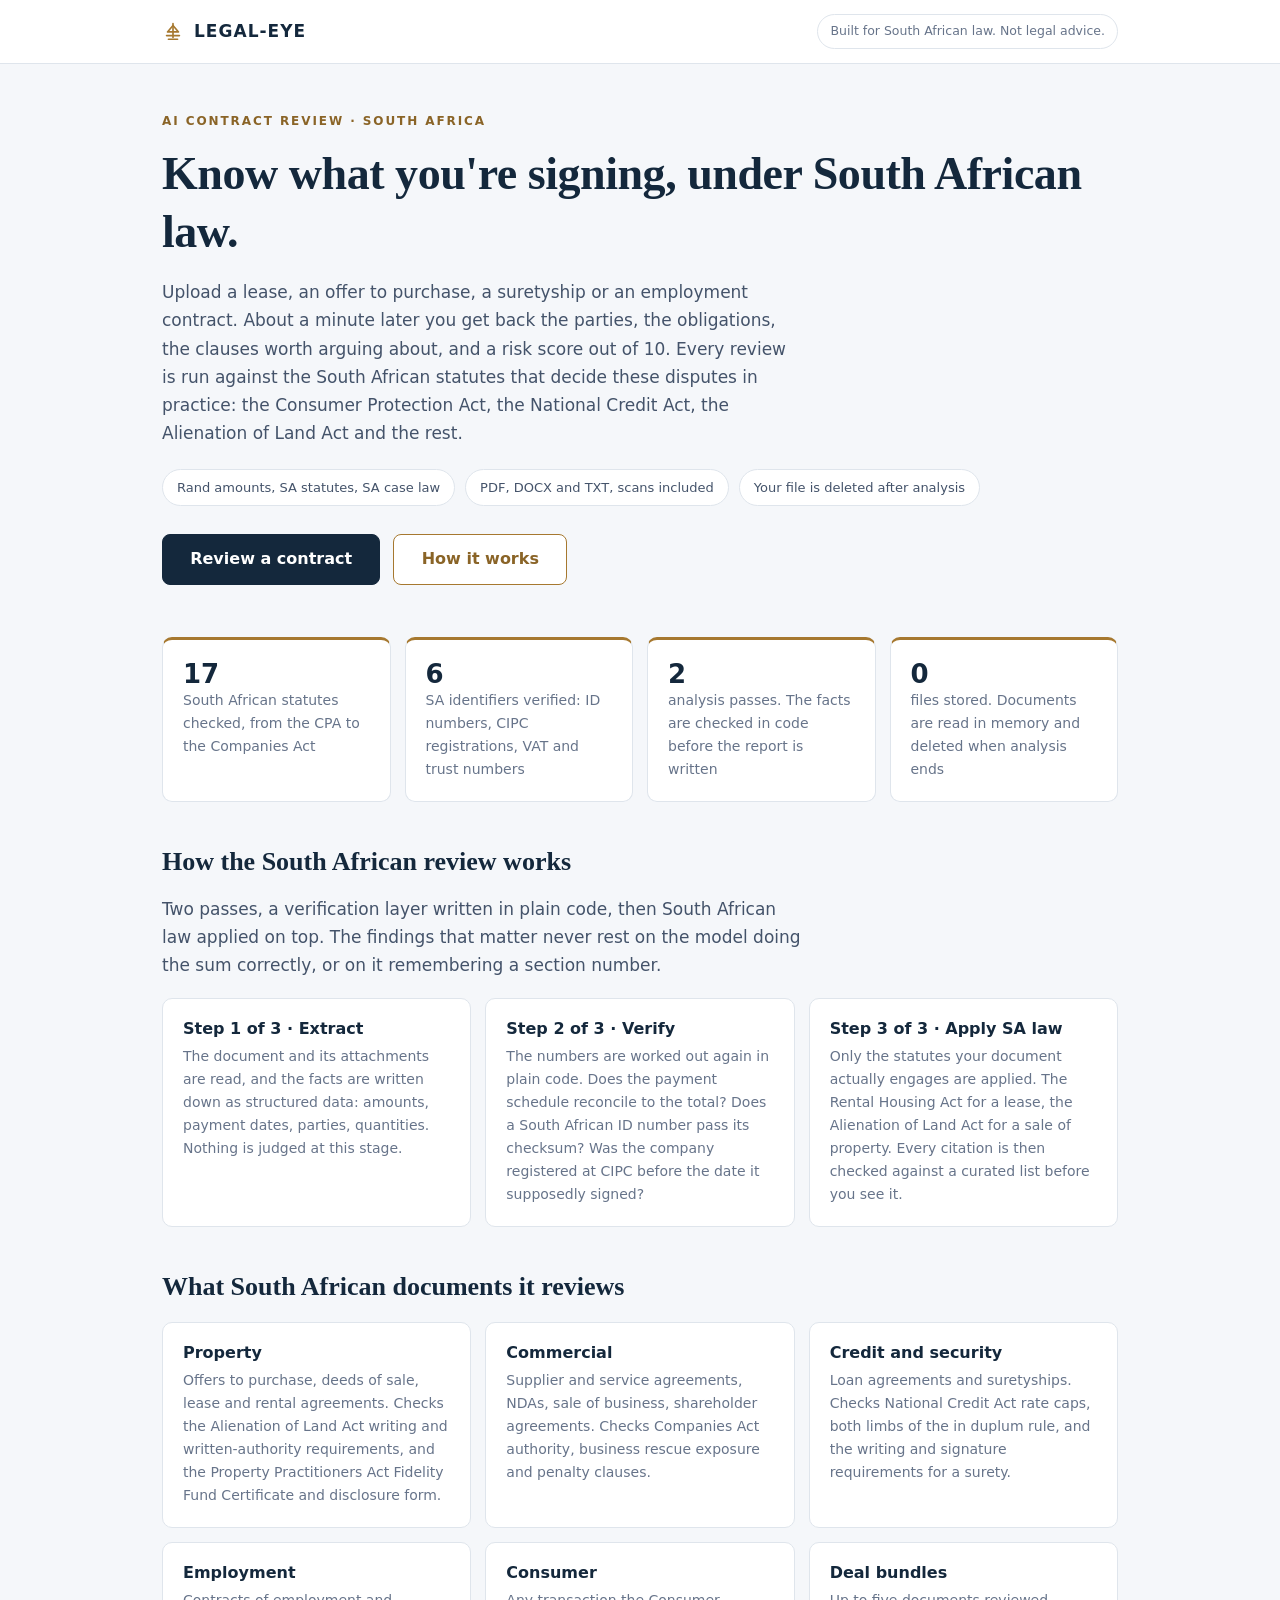
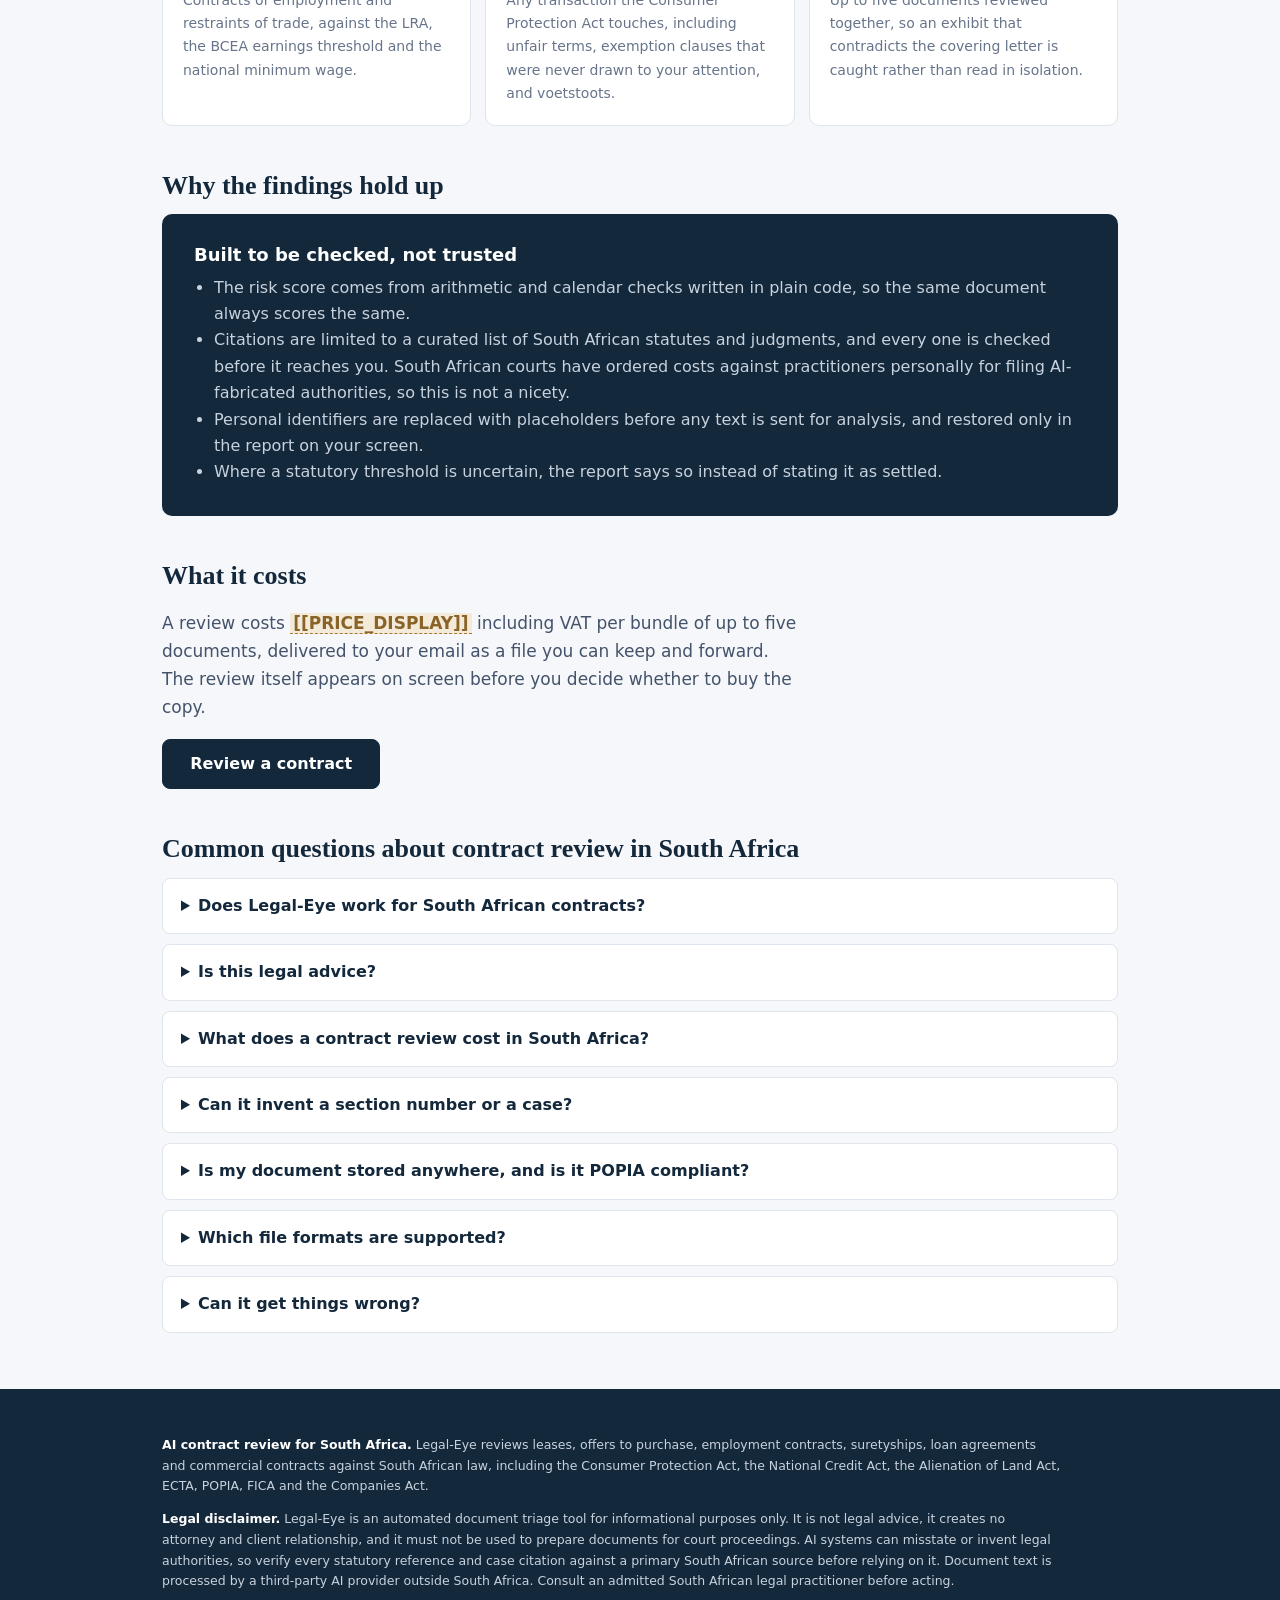
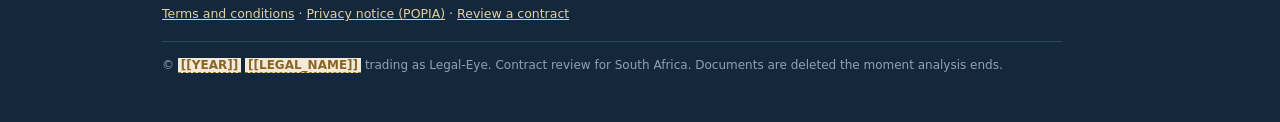
<file: site/index.html>
<!DOCTYPE html>
<html lang="en-ZA">
<head>
<meta charset="utf-8">
<meta name="viewport" content="width=device-width, initial-scale=1">
<title>AI Contract Review South Africa | Legal-Eye</title>
<meta name="description" content="Upload a lease, offer to purchase, suretyship or employment contract and get a risk rating out of 10, checked against the Consumer Protection Act, National Credit Act and Alienation of Land Act.">
<link rel="canonical" href="https://legal-eye.co.za/">
<meta name="robots" content="index, follow, max-snippet:-1, max-image-preview:large">
<meta name="geo.region" content="ZA">

<meta property="og:type" content="website">
<meta property="og:locale" content="en_ZA">
<meta property="og:site_name" content="Legal-Eye">
<meta property="og:title" content="AI Contract Review South Africa | Legal-Eye">
<meta property="og:description" content="Know what you are signing, under South African law. A risk rating out of 10 and the clauses that need attention, in about a minute.">
<meta property="og:url" content="https://legal-eye.co.za/">
<meta name="twitter:card" content="summary_large_image">
<meta name="twitter:title" content="AI Contract Review South Africa | Legal-Eye">
<meta name="twitter:description" content="Contracts checked against South African statutes, with a risk rating out of 10.">

<link rel="stylesheet" href="_brand.css">
<script type="application/ld+json">
{"@context":"https://schema.org","@type":"WebSite","name":"Legal-Eye",
 "url":"https://legal-eye.co.za/","inLanguage":"en-ZA"}
</script>
<script type="application/ld+json">
{"@context":"https://schema.org","@type":"SoftwareApplication","name":"Legal-Eye",
 "applicationCategory":"BusinessApplication","operatingSystem":"Web",
 "inLanguage":"en-ZA","url":"https://legal-eye.co.za/",
 "description":"AI contract review for South Africa. Upload a lease, offer to purchase, employment contract, suretyship or commercial agreement and get a risk rating out of 10, the clauses that need attention, and the South African statutes the document engages.",
 "areaServed":{"@type":"Country","name":"South Africa"},
 "offers":{"@type":"Offer","price":"99.00","priceCurrency":"ZAR",
   "description":"Full review delivered by email, per document bundle"},
 "featureList":["Contract review against South African law",
   "Consumer Protection Act and National Credit Act checks",
   "Alienation of Land Act formality checks",
   "South African ID, CIPC, VAT and trust number validation",
   "Risk rating out of 10","Scanned PDF OCR"]}
</script>
<script type="application/ld+json">
{"@context":"https://schema.org","@type":"FAQPage","mainEntity":[
 {"@type":"Question","name":"Does Legal-Eye work for South African contracts?",
  "acceptedAnswer":{"@type":"Answer","text":"Yes. Legal-Eye is built for South African law, applying the Consumer Protection Act 68 of 2008, National Credit Act 34 of 2005, Alienation of Land Act 68 of 1981, ECTA 25 of 2002, Companies Act 71 of 2008 and Rental Housing Act 50 of 1999, along with the leading South African judgments on contract."}},
 {"@type":"Question","name":"Is AI contract review legal advice in South Africa?",
  "acceptedAnswer":{"@type":"Answer","text":"No. Legal-Eye is an automated triage tool, not a law firm, and no attorney and client relationship is created. Under the Legal Practice Act 28 of 2014 only an admitted legal practitioner may appear in court or prepare documents for legal proceedings."}},
 {"@type":"Question","name":"What does a contract review cost in South Africa?",
  "acceptedAnswer":{"@type":"Answer","text":"A Legal-Eye review costs R99.00 including VAT per document bundle of up to five documents, delivered by email. An attorney reviewing the same contract typically charges several thousand rand."}},
 {"@type":"Question","name":"Can Legal-Eye invent a section number or a case?",
  "acceptedAnswer":{"@type":"Answer","text":"Legal-Eye may cite only from a curated, human-checked list of South African statutes and judgments, and every citation is checked against that list in code before the reader sees it. Anything outside the list is flagged as unverified rather than published as fact."}}]}
</script>
</head>
<body>

<header class="bar">
  <div class="wrap">
    <a class="brand" href="/">
      <svg width="22" height="22" viewBox="0 0 24 24" fill="none" stroke="currentColor" stroke-width="1.8" stroke-linecap="round" stroke-linejoin="round"><path d="M12 4v15"/><path d="M7 21h10"/><path d="M12 6l-6 7h12l-6-7z"/><path d="M5 17h14"/></svg>
      <span>LEGAL-EYE</span>
    </a>
    <span class="navnote">Built for South African law. Not legal advice.</span>
  </div>
</header>

<main class="wrap">

  <section style="padding:48px 0 8px;">
    <p class="eyebrow">AI Contract Review &middot; South Africa</p>
    <h1>Know what you're signing, under South African law.</h1>
    <p class="lead">Upload a lease, an offer to purchase, a suretyship or an
      employment contract. About a minute later you get back the parties, the
      obligations, the clauses worth arguing about, and a risk score out of 10.
      Every review is run against the South African statutes that decide these
      disputes in practice: the Consumer Protection Act, the National Credit
      Act, the Alienation of Land Act and the rest.</p>
    <ul class="chips">
      <li>Rand amounts, SA statutes, SA case law</li>
      <li>PDF, DOCX and TXT, scans included</li>
      <li>Your file is deleted after analysis</li>
    </ul>
    <p style="margin:28px 0 0;">
      <a class="btn btn-solid" href="/app">Review a contract</a>
      <a class="btn" href="#how" style="margin-left:8px;">How it works</a>
    </p>
  </section>

  <section class="grid g4" style="margin:44px 0 0;">
    <div class="card top"><div class="stat">17</div><p>South African statutes checked, from the CPA to the Companies Act</p></div>
    <div class="card top"><div class="stat">6</div><p>SA identifiers verified: ID numbers, CIPC registrations, VAT and trust numbers</p></div>
    <div class="card top"><div class="stat">2</div><p>analysis passes. The facts are checked in code before the report is written</p></div>
    <div class="card top"><div class="stat">0</div><p>files stored. Documents are read in memory and deleted when analysis ends</p></div>
  </section>

  <section id="how">
    <h2>How the South African review works</h2>
    <p class="lead">Two passes, a verification layer written in plain code, then
      South African law applied on top. The findings that matter never rest on
      the model doing the sum correctly, or on it remembering a section number.</p>
    <div class="grid g3" style="margin-top:18px;">
      <div class="card"><h4>Step 1 of 3 &middot; Extract</h4>
        <p>The document and its attachments are read, and the facts are written
        down as structured data: amounts, payment dates, parties, quantities.
        Nothing is judged at this stage.</p></div>
      <div class="card"><h4>Step 2 of 3 &middot; Verify</h4>
        <p>The numbers are worked out again in plain code. Does the payment
        schedule reconcile to the total? Does a South African ID number pass its
        checksum? Was the company registered at CIPC before the date it
        supposedly signed?</p></div>
      <div class="card"><h4>Step 3 of 3 &middot; Apply SA law</h4>
        <p>Only the statutes your document actually engages are applied. The
        Rental Housing Act for a lease, the Alienation of Land Act for a sale of
        property. Every citation is then checked against a curated list before
        you see it.</p></div>
    </div>
  </section>

  <section>
    <h2>What South African documents it reviews</h2>
    <div class="grid g3" style="margin-top:18px;">
      <div class="card"><h4>Property</h4><p>Offers to purchase, deeds of sale,
        lease and rental agreements. Checks the Alienation of Land Act writing
        and written-authority requirements, and the Property Practitioners Act
        Fidelity Fund Certificate and disclosure form.</p></div>
      <div class="card"><h4>Commercial</h4><p>Supplier and service agreements,
        NDAs, sale of business, shareholder agreements. Checks Companies Act
        authority, business rescue exposure and penalty clauses.</p></div>
      <div class="card"><h4>Credit and security</h4><p>Loan agreements and
        suretyships. Checks National Credit Act rate caps, both limbs of the in
        duplum rule, and the writing and signature requirements for a surety.</p></div>
      <div class="card"><h4>Employment</h4><p>Contracts of employment and
        restraints of trade, against the LRA, the BCEA earnings threshold and
        the national minimum wage.</p></div>
      <div class="card"><h4>Consumer</h4><p>Any transaction the Consumer
        Protection Act touches, including unfair terms, exemption clauses that
        were never drawn to your attention, and voetstoots.</p></div>
      <div class="card"><h4>Deal bundles</h4><p>Up to five documents reviewed
        together, so an exhibit that contradicts the covering letter is caught
        rather than read in isolation.</p></div>
    </div>
  </section>

  <section>
    <h2>Why the findings hold up</h2>
    <div class="dark">
      <h3>Built to be checked, not trusted</h3>
      <ul style="margin:0; padding-left:20px;">
        <li>The risk score comes from arithmetic and calendar checks written in
          plain code, so the same document always scores the same.</li>
        <li>Citations are limited to a curated list of South African statutes and
          judgments, and every one is checked before it reaches you. South
          African courts have ordered costs against practitioners personally for
          filing AI-fabricated authorities, so this is not a nicety.</li>
        <li>Personal identifiers are replaced with placeholders before any text
          is sent for analysis, and restored only in the report on your screen.</li>
        <li>Where a statutory threshold is uncertain, the report says so instead
          of stating it as settled.</li>
      </ul>
    </div>
  </section>

  <section>
    <h2>What it costs</h2>
    <p class="lead">A review costs <strong class="fill">[[PRICE_DISPLAY]]</strong>
      including VAT per bundle of up to five documents, delivered to your email
      as a file you can keep and forward. The review itself appears on screen
      before you decide whether to buy the copy.</p>
    <p><a class="btn btn-solid" href="/app">Review a contract</a></p>
  </section>

  <section>
    <h2>Common questions about contract review in South Africa</h2>

    <details><summary>Does Legal-Eye work for South African contracts?</summary>
      <p>Yes. It is built for South African law specifically, not adapted to it.
      Reviews apply the Consumer Protection Act 68 of 2008, the National Credit
      Act 34 of 2005, the Alienation of Land Act 68 of 1981, the Electronic
      Communications and Transactions Act 25 of 2002, the Companies Act 71 of
      2008 and the Rental Housing Act 50 of 1999, among others, together with the
      leading judgments on contract such as <em>Beadica 231 CC v Trustees Oregon
      Trust</em> and <em>Barkhuizen v Napier</em>. Amounts are read in Rand.</p></details>

    <details><summary>Is this legal advice?</summary>
      <p>No. Legal-Eye is an automated triage tool, not a law firm, and using it
      creates no attorney and client relationship. Under the Legal Practice Act
      28 of 2014, only an admitted legal practitioner may appear in court or
      prepare documents for use in legal proceedings. Legal-Eye does neither, and
      it should not be used for court papers. Use it to work out what needs an
      attorney's attention, then take it to one.</p></details>

    <details><summary>What does a contract review cost in South Africa?</summary>
      <p>A Legal-Eye review is <span class="fill">[[PRICE_DISPLAY]]</span>
      including VAT per bundle of up to five documents. An attorney reviewing the
      same agreement properly will usually charge several thousand rand, and for
      a document that matters that is money well spent. Legal-Eye is for working
      out which documents are worth that spend.</p></details>

    <details><summary>Can it invent a section number or a case?</summary>
      <p>This is the risk that matters most, and it is handled directly. South
      African courts have ordered costs against practitioners personally and
      referred them to the Legal Practice Council for filing AI-fabricated
      authorities. <em>Mavundla v MEC: COGTA KZN</em> and <em>Northbound
      Processing v SADPMR</em> are the cautionary cases. Legal-Eye may cite only
      from a curated, human-checked list, and every citation is measured against
      that list before you see it. Anything outside it is flagged as unverified
      rather than published as fact.</p></details>

    <details><summary>Is my document stored anywhere, and is it POPIA compliant?</summary>
      <p>Your file is read in memory, written to a temporary location only while
      being analysed, and deleted immediately afterwards. Before any text is sent
      for analysis, personal identifiers are replaced with placeholders. That
      covers South African ID numbers, email addresses, telephone numbers and
      account numbers. They are restored only in the report on your screen.
      Analysis is performed by a third-party AI provider outside South Africa.
      That is disclosed here, as section 18 of POPIA requires, and set out in
      full in our <a href="/privacy">privacy notice</a>.</p></details>

    <details><summary>Which file formats are supported?</summary>
      <p>PDF, DOCX and TXT, including text inside DOCX tables. Scanned PDFs with
      no text layer are read with OCR, which matters here, since most signed
      South African agreements arrive as scans.</p></details>

    <details><summary>Can it get things wrong?</summary>
      <p>Yes. Any AI tool can misread a document, and OCR can misread names,
      figures and dates. That is why the verification pass redoes the arithmetic
      in plain code rather than trusting the model, why citations are restricted
      to a curated list, and why every report ends with a disclaimer. Check
      anything important against the original.</p></details>
  </section>

</main>

<footer>
  <div class="wrap">
    <p><strong style="color:#fff">AI contract review for South Africa.</strong>
      Legal-Eye reviews leases, offers to purchase, employment contracts,
      suretyships, loan agreements and commercial contracts against South African
      law, including the Consumer Protection Act, the National Credit Act, the
      Alienation of Land Act, ECTA, POPIA, FICA and the Companies Act.</p>
    <p><strong style="color:#fff">Legal disclaimer.</strong> Legal-Eye is an
      automated document triage tool for informational purposes only. It is not
      legal advice, it creates no attorney and client relationship, and it must
      not be used to prepare documents for court proceedings. AI systems can
      misstate or invent legal authorities, so verify every statutory reference
      and case citation against a primary South African source before relying on
      it. Document text is processed by a third-party AI provider outside South
      Africa. Consult an admitted South African legal practitioner before acting.</p>
    <p><a href="/terms">Terms and conditions</a> &middot;
       <a href="/privacy">Privacy notice (POPIA)</a> &middot;
       <a href="/app">Review a contract</a></p>
    <p class="footline">&copy; <span class="fill">[[YEAR]]</span>
      <span class="fill">[[LEGAL_NAME]]</span> trading as Legal-Eye.
      Contract review for South Africa. Documents are deleted the moment
      analysis ends.</p>
  </div>
</footer>

</body>
</html>
</file>
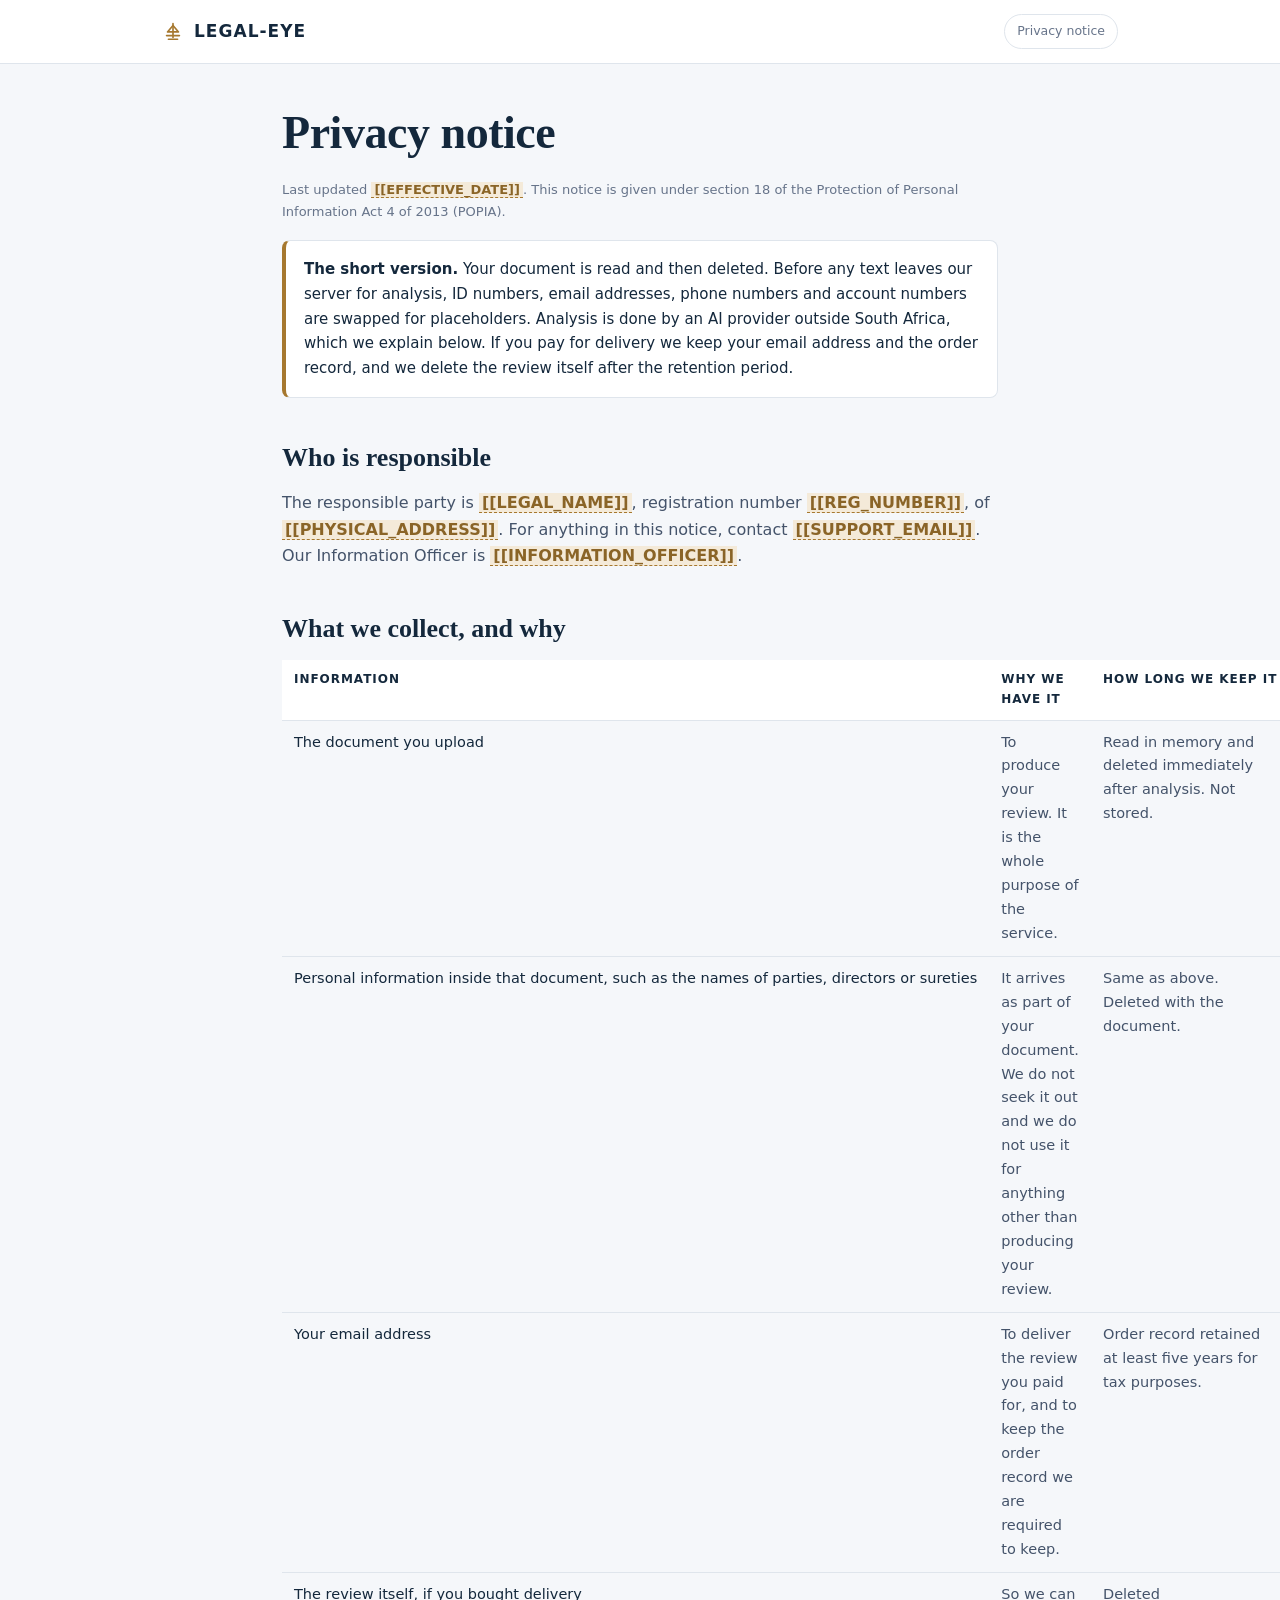
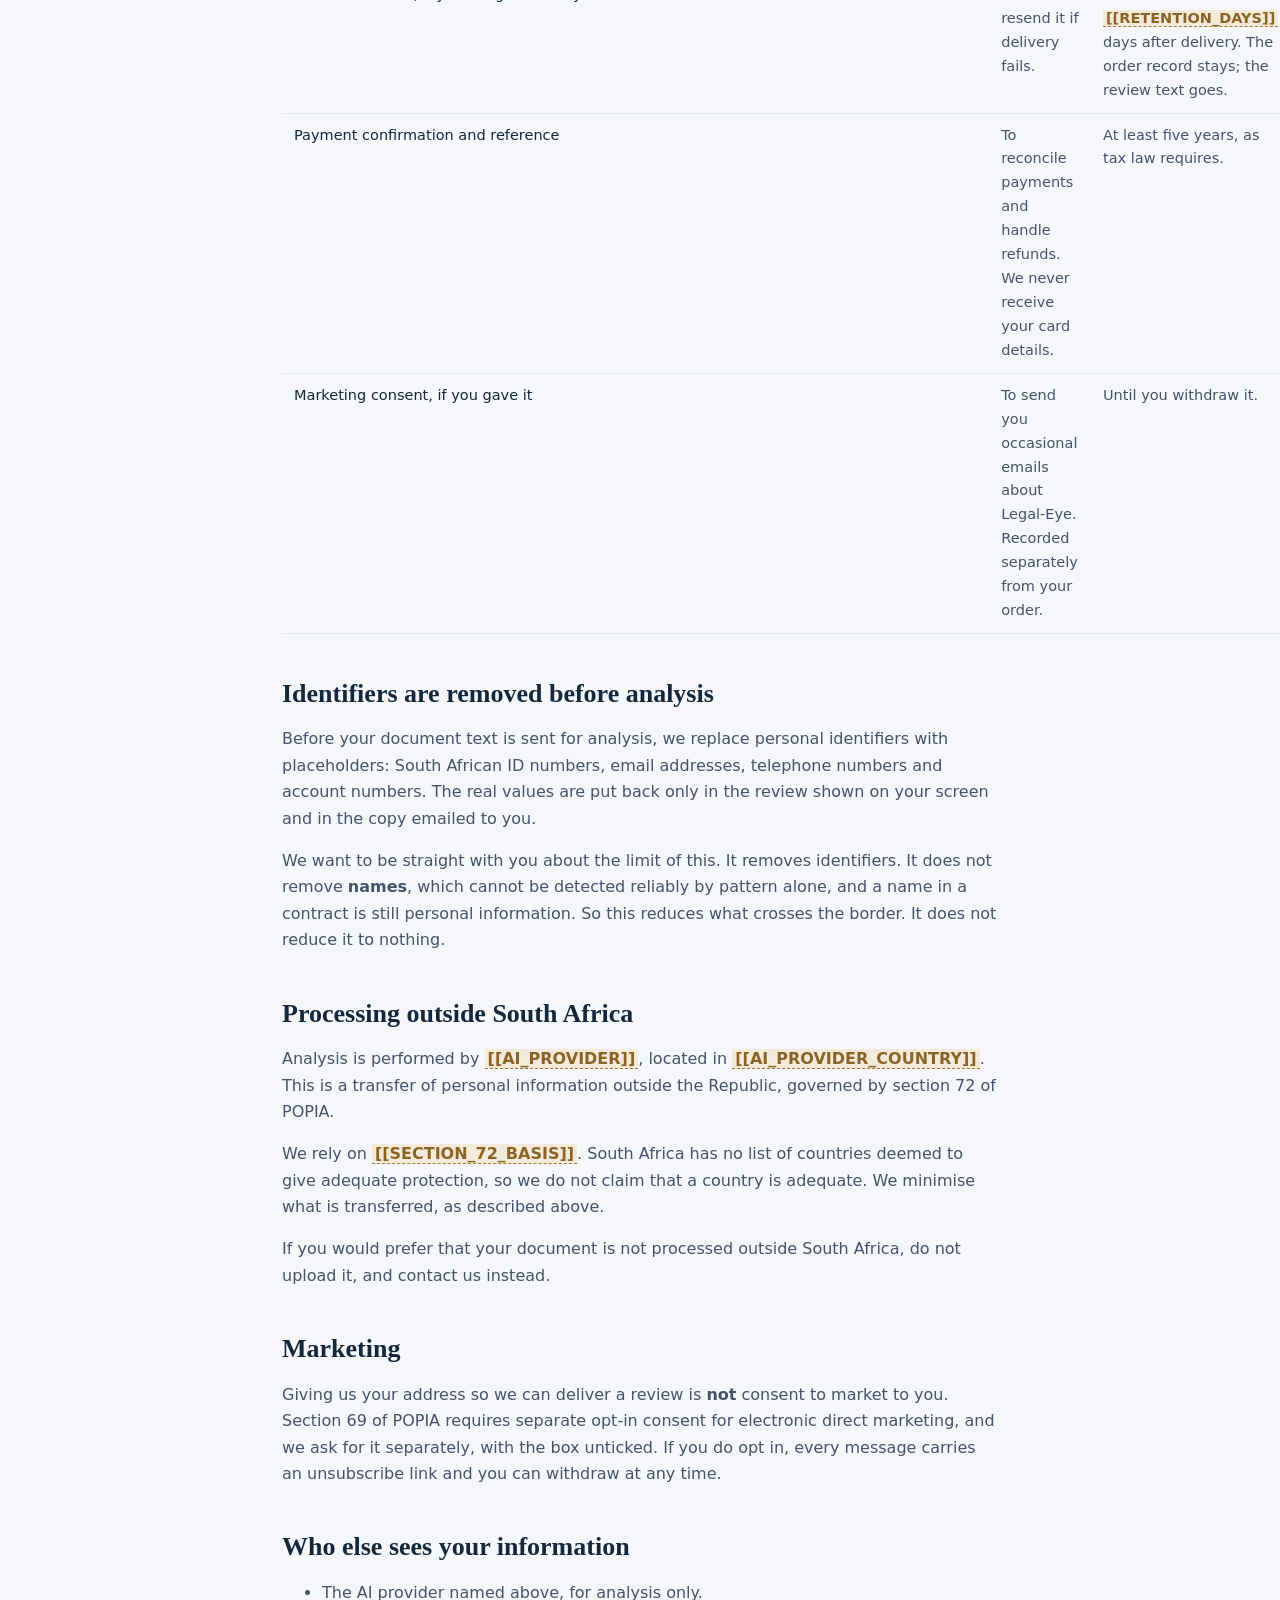
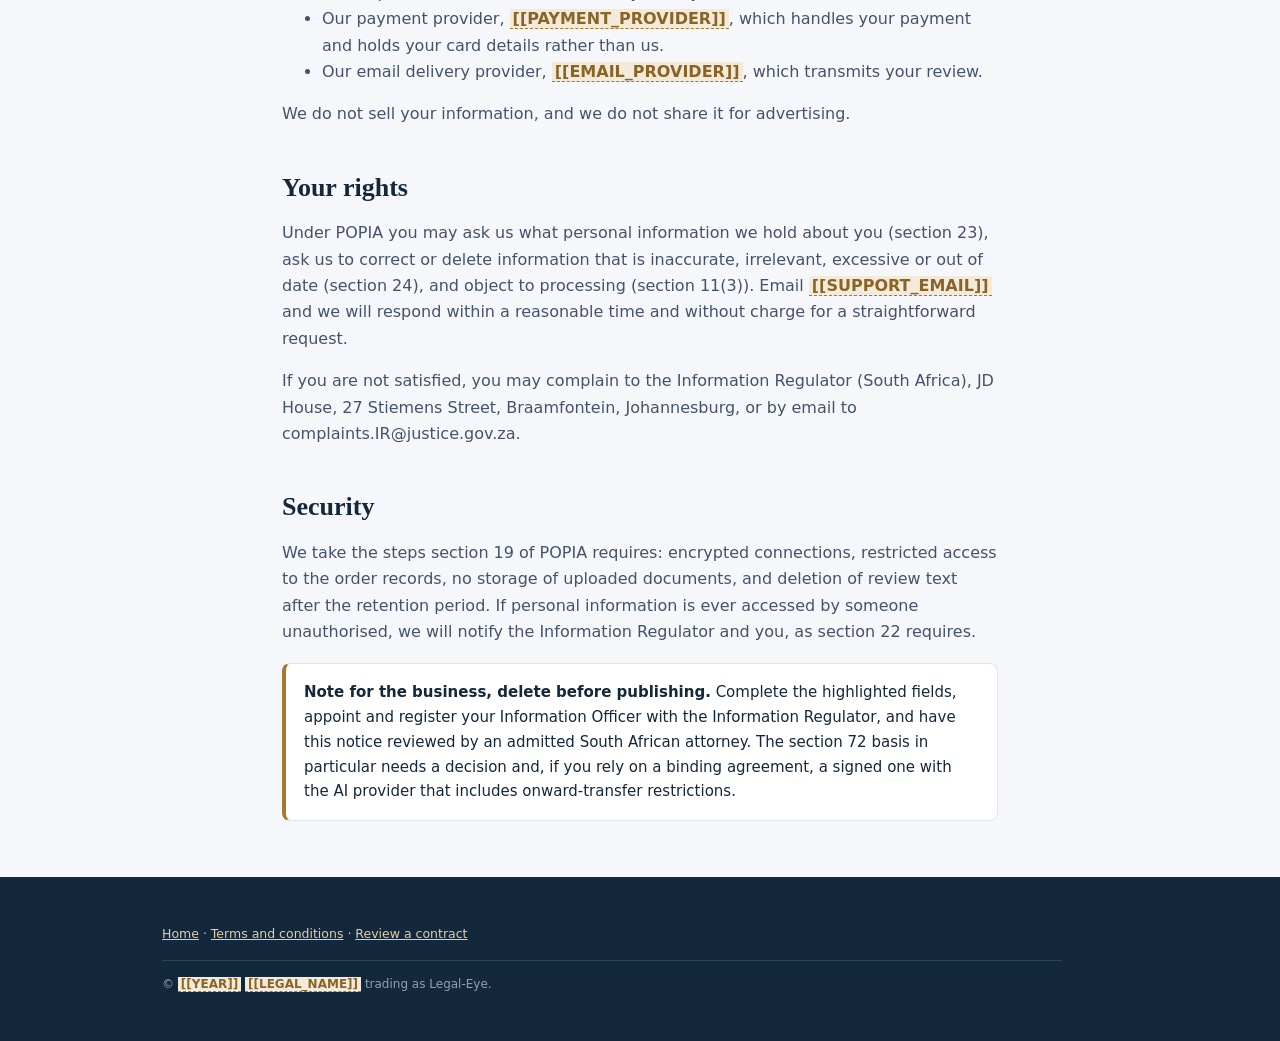
<file: site/privacy.html>
<!DOCTYPE html>
<html lang="en-ZA">
<head>
<meta charset="utf-8">
<meta name="viewport" content="width=device-width, initial-scale=1">
<title>Privacy Notice (POPIA) | Legal-Eye</title>
<meta name="description" content="How Legal-Eye handles your documents and personal information under the Protection of Personal Information Act 4 of 2013, including cross-border processing and retention.">
<link rel="canonical" href="https://legal-eye.co.za/privacy">
<meta name="robots" content="index, follow">
<link rel="stylesheet" href="_brand.css">
</head>
<body>

<header class="bar">
  <div class="wrap">
    <a class="brand" href="/">
      <svg width="22" height="22" viewBox="0 0 24 24" fill="none" stroke="currentColor" stroke-width="1.8" stroke-linecap="round" stroke-linejoin="round"><path d="M12 4v15"/><path d="M7 21h10"/><path d="M12 6l-6 7h12l-6-7z"/><path d="M5 17h14"/></svg>
      <span>LEGAL-EYE</span>
    </a>
    <span class="navnote">Privacy notice</span>
  </div>
</header>

<main class="wrap narrow">

<h1 style="margin-top:40px;">Privacy notice</h1>
<p class="updated">Last updated <span class="fill">[[EFFECTIVE_DATE]]</span>.
  This notice is given under section 18 of the Protection of Personal Information
  Act 4 of 2013 (POPIA).</p>

<div class="callout">
  <strong>The short version.</strong> Your document is read and then deleted.
  Before any text leaves our server for analysis, ID numbers, email addresses,
  phone numbers and account numbers are swapped for placeholders. Analysis is
  done by an AI provider outside South Africa, which we explain below. If you pay
  for delivery we keep your email address and the order record, and we delete the
  review itself after the retention period.
</div>

<h2>Who is responsible</h2>
<p>The responsible party is <span class="fill">[[LEGAL_NAME]]</span>, registration
  number <span class="fill">[[REG_NUMBER]]</span>, of
  <span class="fill">[[PHYSICAL_ADDRESS]]</span>. For anything in this notice,
  contact <span class="fill">[[SUPPORT_EMAIL]]</span>. Our Information Officer is
  <span class="fill">[[INFORMATION_OFFICER]]</span>.</p>

<h2>What we collect, and why</h2>
<table>
  <tr><th>Information</th><th>Why we have it</th><th>How long we keep it</th></tr>
  <tr><td>The document you upload</td>
      <td>To produce your review. It is the whole purpose of the service.</td>
      <td>Read in memory and deleted immediately after analysis. Not stored.</td></tr>
  <tr><td>Personal information inside that document, such as the names of parties, directors or sureties</td>
      <td>It arrives as part of your document. We do not seek it out and we do not use it for anything other than producing your review.</td>
      <td>Same as above. Deleted with the document.</td></tr>
  <tr><td>Your email address</td>
      <td>To deliver the review you paid for, and to keep the order record we are required to keep.</td>
      <td>Order record retained at least five years for tax purposes.</td></tr>
  <tr><td>The review itself, if you bought delivery</td>
      <td>So we can resend it if delivery fails.</td>
      <td>Deleted <span class="fill">[[RETENTION_DAYS]]</span> days after delivery. The order record stays; the review text goes.</td></tr>
  <tr><td>Payment confirmation and reference</td>
      <td>To reconcile payments and handle refunds. We never receive your card details.</td>
      <td>At least five years, as tax law requires.</td></tr>
  <tr><td>Marketing consent, if you gave it</td>
      <td>To send you occasional emails about Legal-Eye. Recorded separately from your order.</td>
      <td>Until you withdraw it.</td></tr>
</table>

<h2>Identifiers are removed before analysis</h2>
<p>Before your document text is sent for analysis, we replace personal
  identifiers with placeholders: South African ID numbers, email addresses,
  telephone numbers and account numbers. The real values are put back only in the
  review shown on your screen and in the copy emailed to you.</p>
<p>We want to be straight with you about the limit of this. It removes
  identifiers. It does not remove <strong>names</strong>, which cannot be
  detected reliably by pattern alone, and a name in a contract is still personal
  information. So this reduces what crosses the border. It does not reduce it to
  nothing.</p>

<h2>Processing outside South Africa</h2>
<p>Analysis is performed by <span class="fill">[[AI_PROVIDER]]</span>, located in
  <span class="fill">[[AI_PROVIDER_COUNTRY]]</span>. This is a transfer of
  personal information outside the Republic, governed by section 72 of POPIA.</p>
<p>We rely on <span class="fill">[[SECTION_72_BASIS]]</span>. South Africa has no
  list of countries deemed to give adequate protection, so we do not claim that a
  country is adequate. We minimise what is transferred, as described above.</p>
<p>If you would prefer that your document is not processed outside South Africa,
  do not upload it, and contact us instead.</p>

<h2>Marketing</h2>
<p>Giving us your address so we can deliver a review is <strong>not</strong>
  consent to market to you. Section 69 of POPIA requires separate opt-in consent
  for electronic direct marketing, and we ask for it separately, with the box
  unticked. If you do opt in, every message carries an unsubscribe link and you
  can withdraw at any time.</p>

<h2>Who else sees your information</h2>
<ul>
  <li>The AI provider named above, for analysis only.</li>
  <li>Our payment provider, <span class="fill">[[PAYMENT_PROVIDER]]</span>, which
    handles your payment and holds your card details rather than us.</li>
  <li>Our email delivery provider, <span class="fill">[[EMAIL_PROVIDER]]</span>,
    which transmits your review.</li>
</ul>
<p>We do not sell your information, and we do not share it for advertising.</p>

<h2>Your rights</h2>
<p>Under POPIA you may ask us what personal information we hold about you
  (section 23), ask us to correct or delete information that is inaccurate,
  irrelevant, excessive or out of date (section 24), and object to processing
  (section 11(3)). Email <span class="fill">[[SUPPORT_EMAIL]]</span> and we will
  respond within a reasonable time and without charge for a straightforward
  request.</p>
<p>If you are not satisfied, you may complain to the Information Regulator
  (South Africa), JD House, 27 Stiemens Street, Braamfontein, Johannesburg, or by
  email to complaints.IR@justice.gov.za.</p>

<h2>Security</h2>
<p>We take the steps section 19 of POPIA requires: encrypted connections,
  restricted access to the order records, no storage of uploaded documents, and
  deletion of review text after the retention period. If personal information is
  ever accessed by someone unauthorised, we will notify the Information Regulator
  and you, as section 22 requires.</p>

<div class="callout">
  <strong>Note for the business, delete before publishing.</strong> Complete the
  highlighted fields, appoint and register your Information Officer with the
  Information Regulator, and have this notice reviewed by an admitted South
  African attorney. The section 72 basis in particular needs a decision and, if
  you rely on a binding agreement, a signed one with the AI provider that
  includes onward-transfer restrictions.
</div>

</main>

<footer>
  <div class="wrap">
    <p><a href="/">Home</a> &middot; <a href="/terms">Terms and conditions</a>
      &middot; <a href="/app">Review a contract</a></p>
    <p class="footline">&copy; <span class="fill">[[YEAR]]</span>
      <span class="fill">[[LEGAL_NAME]]</span> trading as Legal-Eye.</p>
  </div>
</footer>

</body>
</html>
</file>
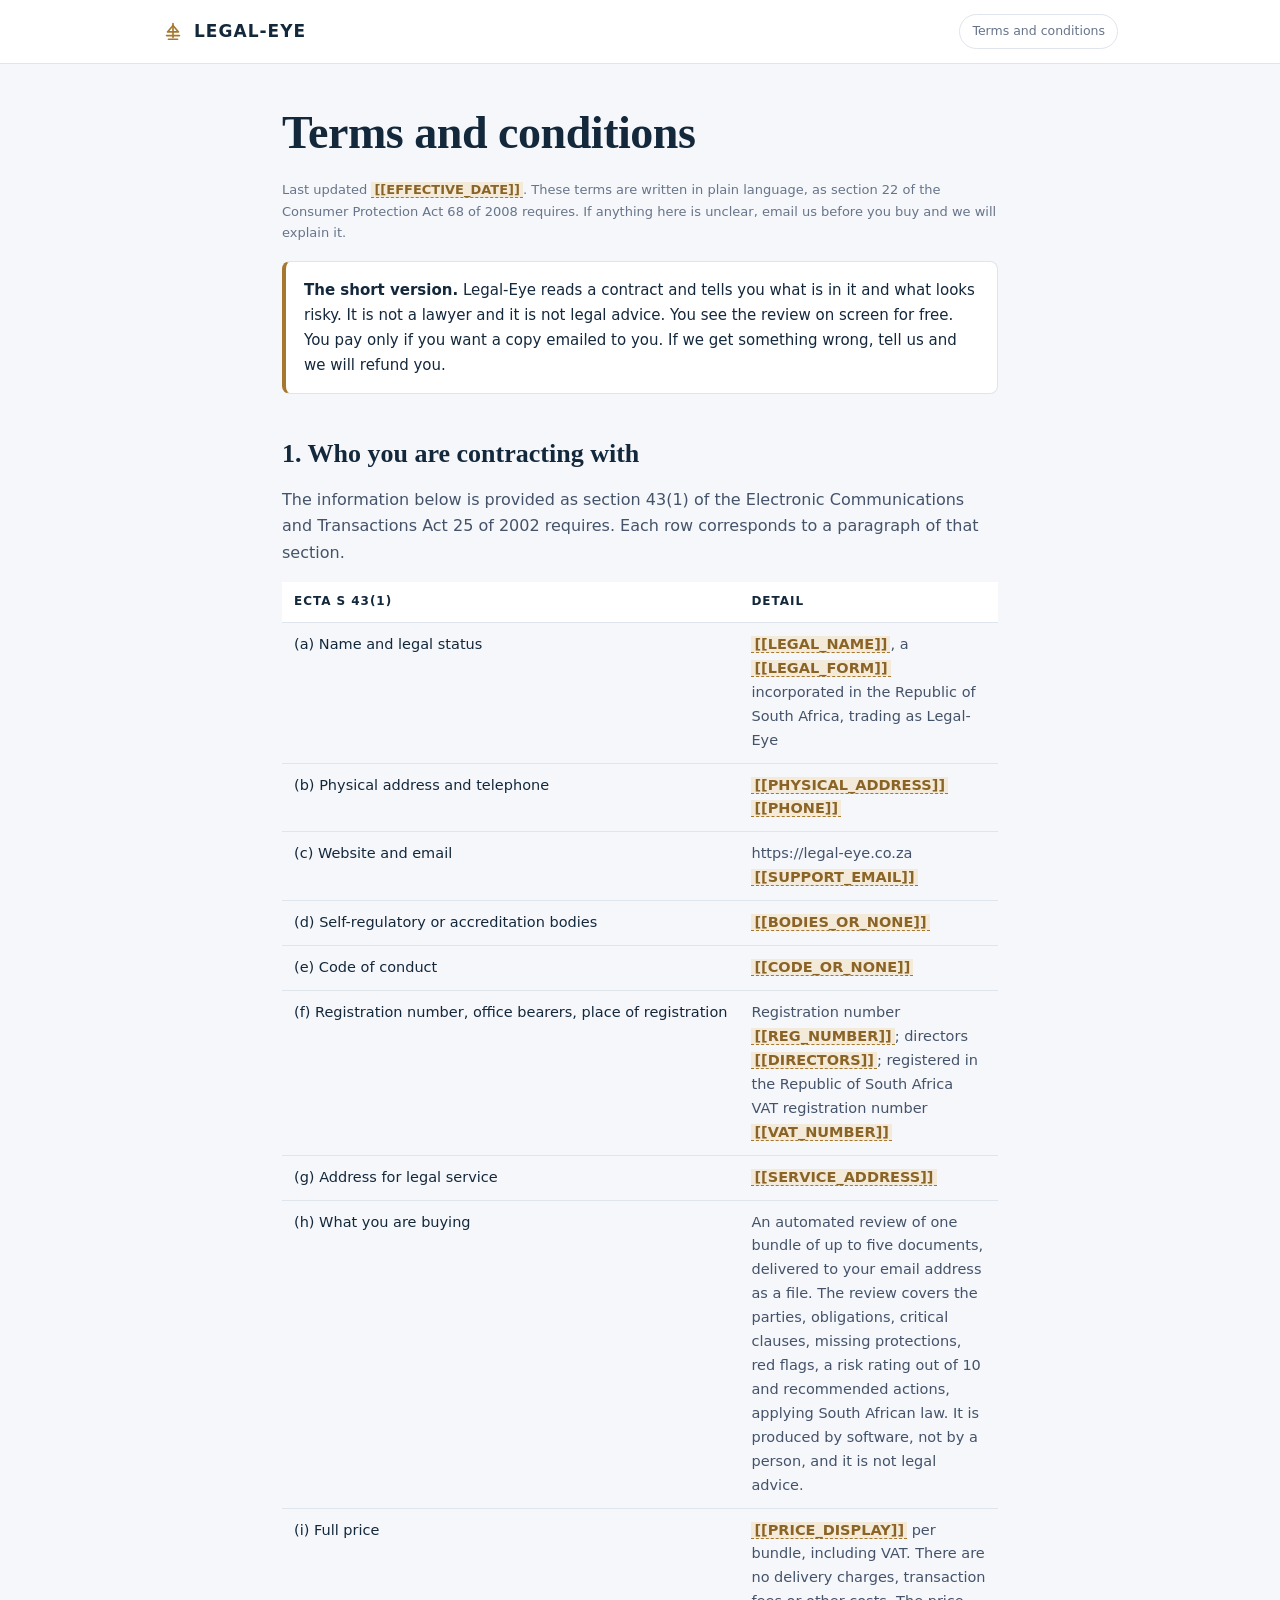
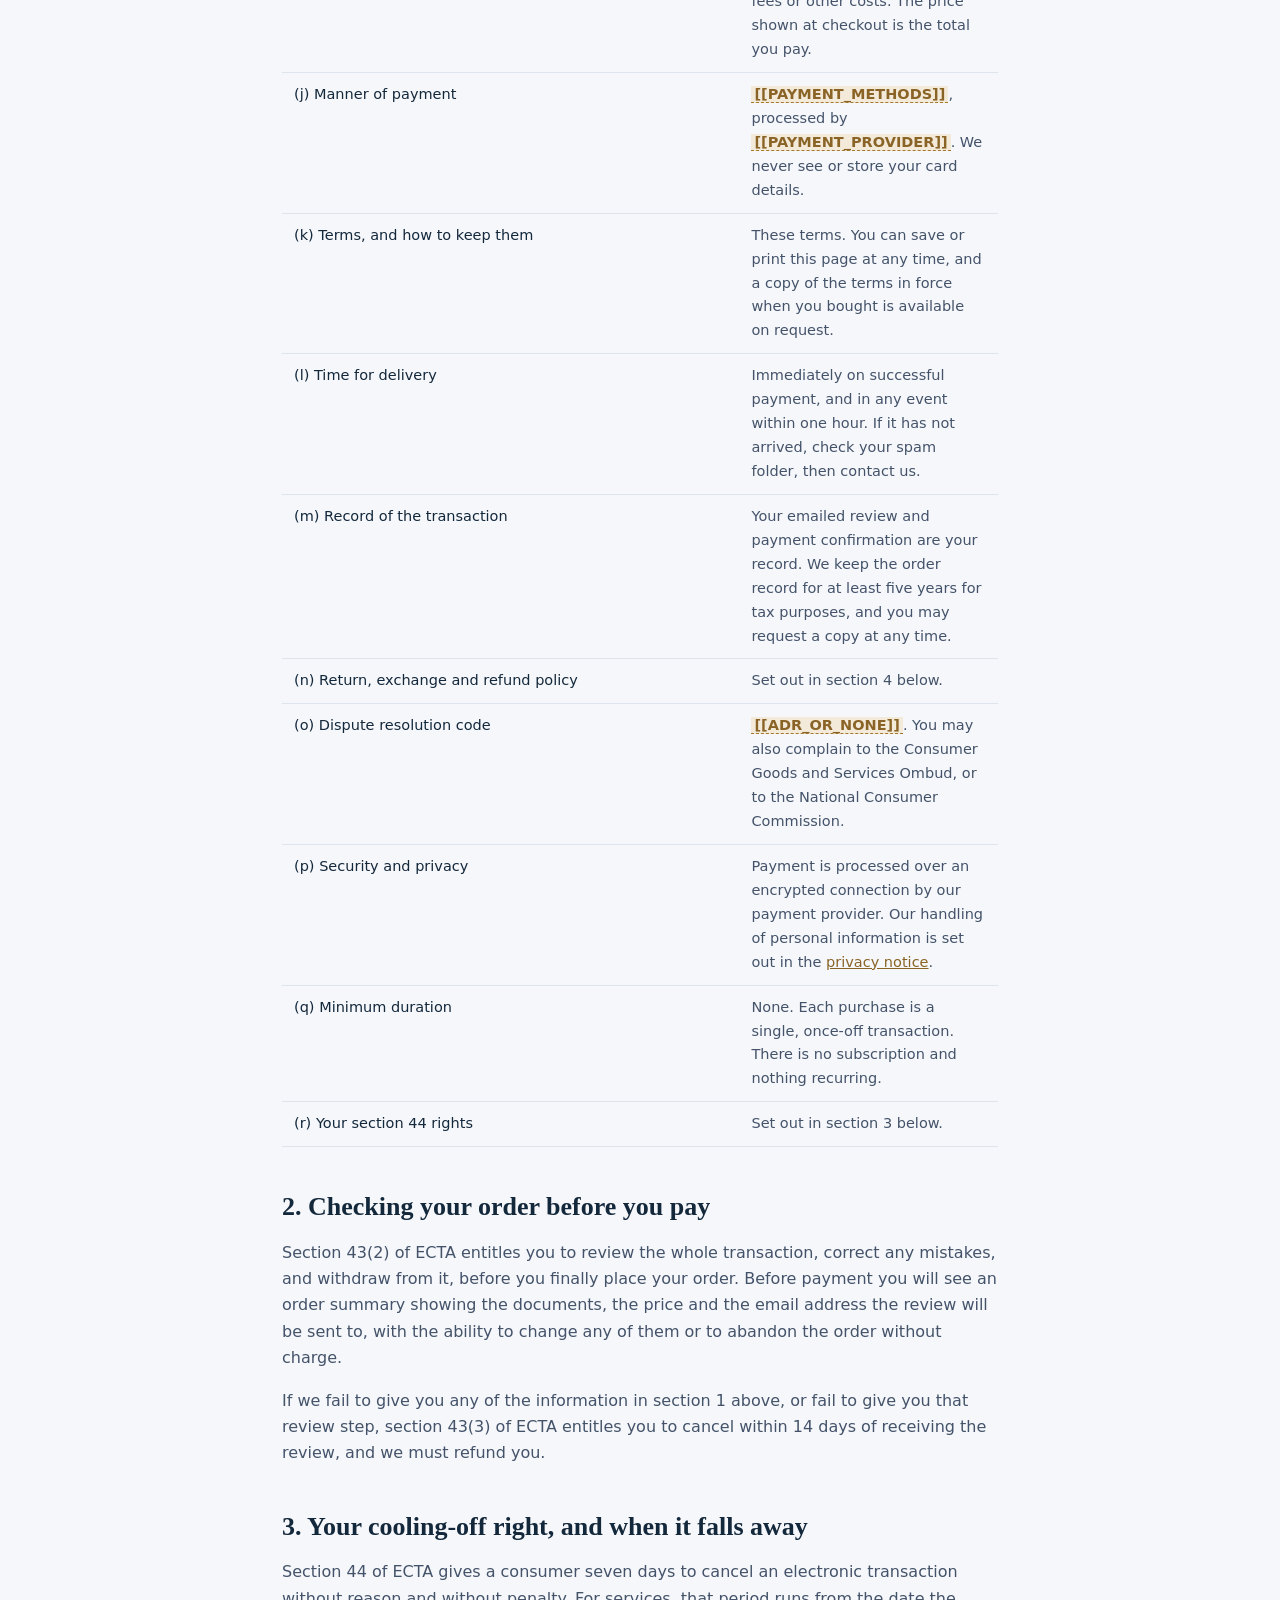
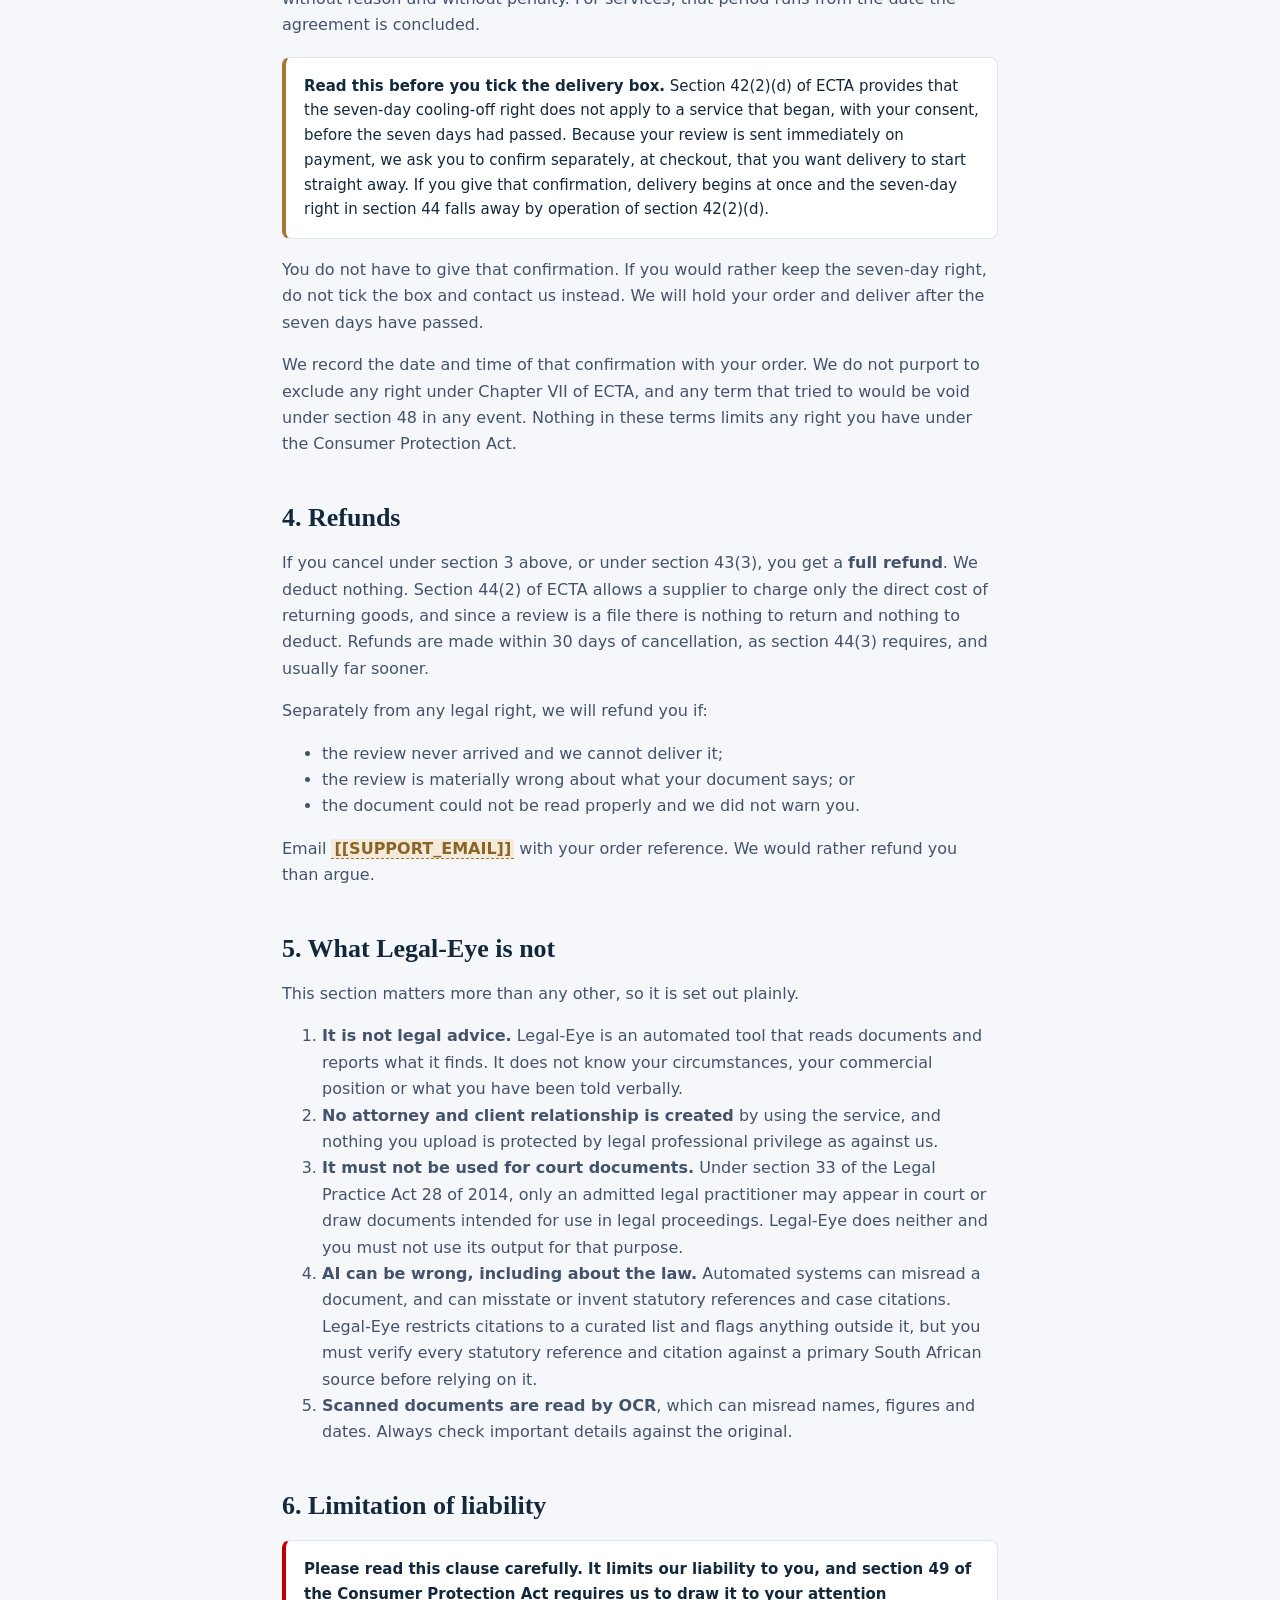
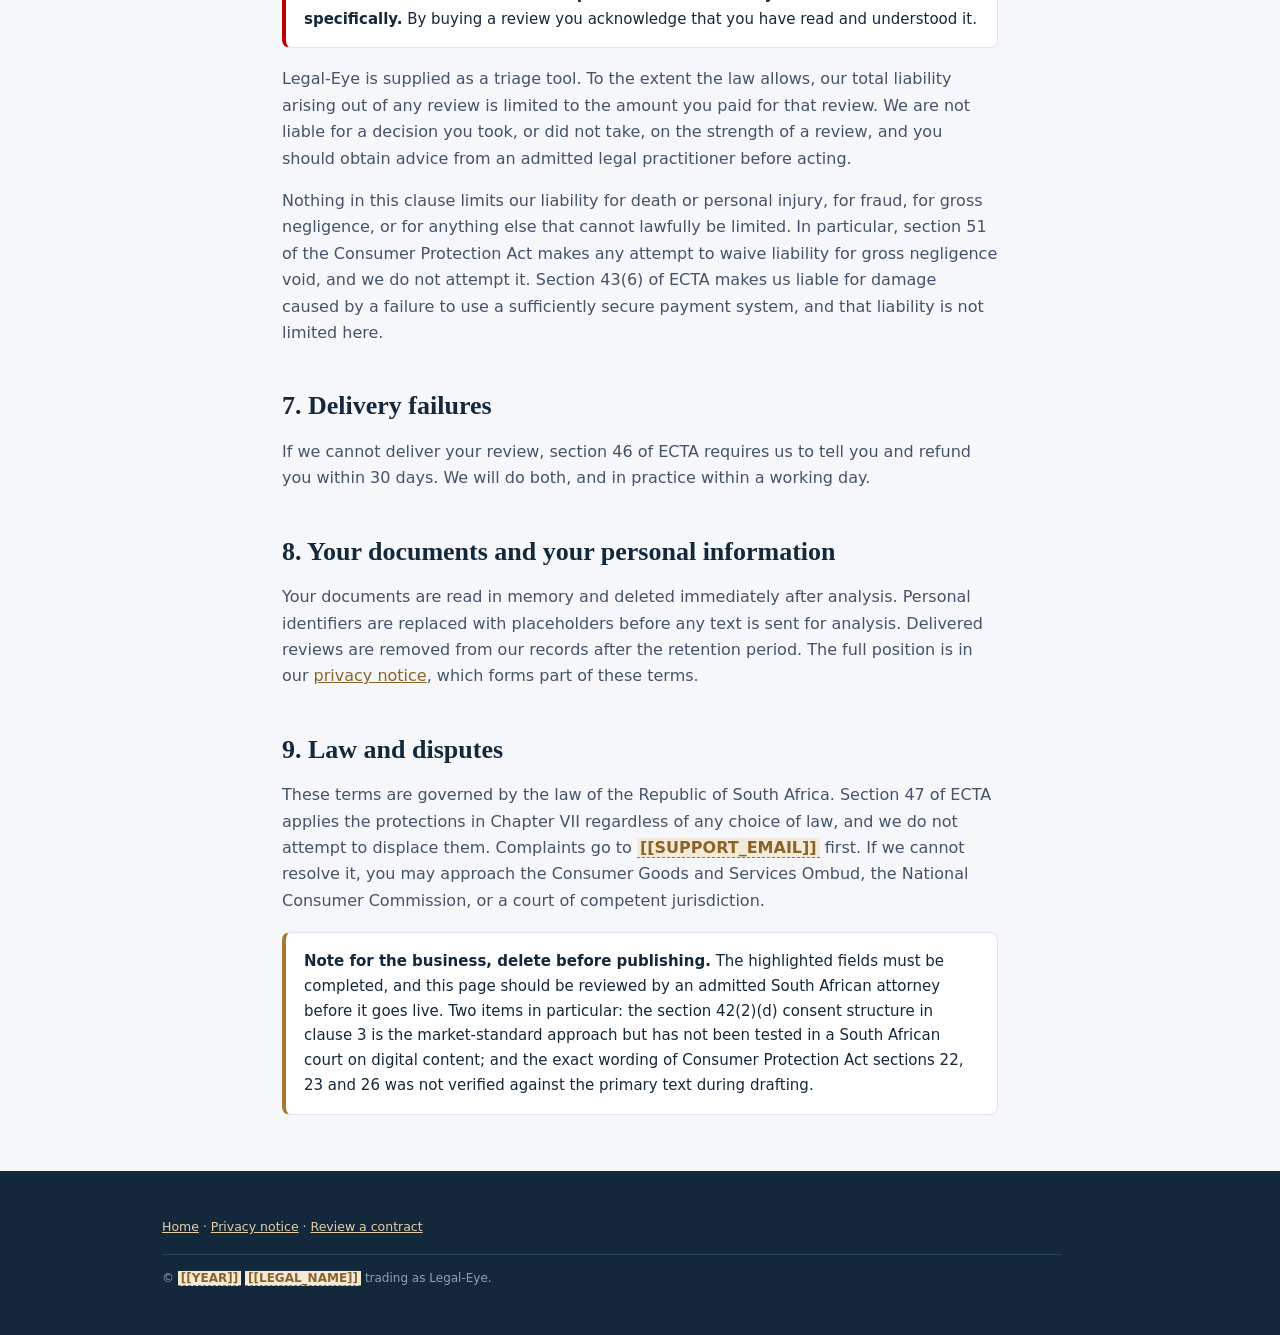
<file: site/terms.html>
<!DOCTYPE html>
<html lang="en-ZA">
<head>
<meta charset="utf-8">
<meta name="viewport" content="width=device-width, initial-scale=1">
<title>Terms and Conditions | Legal-Eye</title>
<meta name="description" content="Legal-Eye terms and conditions, including the supplier information required by section 43(1) of the Electronic Communications and Transactions Act 25 of 2002, our refund policy and your cooling-off rights.">
<link rel="canonical" href="https://legal-eye.co.za/terms">
<meta name="robots" content="index, follow">
<link rel="stylesheet" href="_brand.css">
</head>
<body>

<header class="bar">
  <div class="wrap">
    <a class="brand" href="/">
      <svg width="22" height="22" viewBox="0 0 24 24" fill="none" stroke="currentColor" stroke-width="1.8" stroke-linecap="round" stroke-linejoin="round"><path d="M12 4v15"/><path d="M7 21h10"/><path d="M12 6l-6 7h12l-6-7z"/><path d="M5 17h14"/></svg>
      <span>LEGAL-EYE</span>
    </a>
    <span class="navnote">Terms and conditions</span>
  </div>
</header>

<main class="wrap narrow">

<h1 style="margin-top:40px;">Terms and conditions</h1>
<p class="updated">Last updated <span class="fill">[[EFFECTIVE_DATE]]</span>.
  These terms are written in plain language, as section 22 of the Consumer
  Protection Act 68 of 2008 requires. If anything here is unclear, email us
  before you buy and we will explain it.</p>

<div class="callout">
  <strong>The short version.</strong> Legal-Eye reads a contract and tells you
  what is in it and what looks risky. It is not a lawyer and it is not legal
  advice. You see the review on screen for free. You pay only if you want a copy
  emailed to you. If we get something wrong, tell us and we will refund you.
</div>

<h2>1. Who you are contracting with</h2>
<p>The information below is provided as section 43(1) of the Electronic
  Communications and Transactions Act 25 of 2002 requires. Each row corresponds
  to a paragraph of that section.</p>

<table>
  <tr><th>ECTA s 43(1)</th><th>Detail</th></tr>
  <tr><td>(a) Name and legal status</td><td><span class="fill">[[LEGAL_NAME]]</span>, a <span class="fill">[[LEGAL_FORM]]</span> incorporated in the Republic of South Africa, trading as Legal-Eye</td></tr>
  <tr><td>(b) Physical address and telephone</td><td><span class="fill">[[PHYSICAL_ADDRESS]]</span><br><span class="fill">[[PHONE]]</span></td></tr>
  <tr><td>(c) Website and email</td><td>https://legal-eye.co.za<br><span class="fill">[[SUPPORT_EMAIL]]</span></td></tr>
  <tr><td>(d) Self-regulatory or accreditation bodies</td><td><span class="fill">[[BODIES_OR_NONE]]</span></td></tr>
  <tr><td>(e) Code of conduct</td><td><span class="fill">[[CODE_OR_NONE]]</span></td></tr>
  <tr><td>(f) Registration number, office bearers, place of registration</td><td>Registration number <span class="fill">[[REG_NUMBER]]</span>; directors <span class="fill">[[DIRECTORS]]</span>; registered in the Republic of South Africa<br>VAT registration number <span class="fill">[[VAT_NUMBER]]</span></td></tr>
  <tr><td>(g) Address for legal service</td><td><span class="fill">[[SERVICE_ADDRESS]]</span></td></tr>
  <tr><td>(h) What you are buying</td><td>An automated review of one bundle of up to five documents, delivered to your email address as a file. The review covers the parties, obligations, critical clauses, missing protections, red flags, a risk rating out of 10 and recommended actions, applying South African law. It is produced by software, not by a person, and it is not legal advice.</td></tr>
  <tr><td>(i) Full price</td><td><span class="fill">[[PRICE_DISPLAY]]</span> per bundle, including VAT. There are no delivery charges, transaction fees or other costs. The price shown at checkout is the total you pay.</td></tr>
  <tr><td>(j) Manner of payment</td><td><span class="fill">[[PAYMENT_METHODS]]</span>, processed by <span class="fill">[[PAYMENT_PROVIDER]]</span>. We never see or store your card details.</td></tr>
  <tr><td>(k) Terms, and how to keep them</td><td>These terms. You can save or print this page at any time, and a copy of the terms in force when you bought is available on request.</td></tr>
  <tr><td>(l) Time for delivery</td><td>Immediately on successful payment, and in any event within one hour. If it has not arrived, check your spam folder, then contact us.</td></tr>
  <tr><td>(m) Record of the transaction</td><td>Your emailed review and payment confirmation are your record. We keep the order record for at least five years for tax purposes, and you may request a copy at any time.</td></tr>
  <tr><td>(n) Return, exchange and refund policy</td><td>Set out in section 4 below.</td></tr>
  <tr><td>(o) Dispute resolution code</td><td><span class="fill">[[ADR_OR_NONE]]</span>. You may also complain to the Consumer Goods and Services Ombud, or to the National Consumer Commission.</td></tr>
  <tr><td>(p) Security and privacy</td><td>Payment is processed over an encrypted connection by our payment provider. Our handling of personal information is set out in the <a href="/privacy">privacy notice</a>.</td></tr>
  <tr><td>(q) Minimum duration</td><td>None. Each purchase is a single, once-off transaction. There is no subscription and nothing recurring.</td></tr>
  <tr><td>(r) Your section 44 rights</td><td>Set out in section 3 below.</td></tr>
</table>

<h2>2. Checking your order before you pay</h2>
<p>Section 43(2) of ECTA entitles you to review the whole transaction, correct
  any mistakes, and withdraw from it, before you finally place your order. Before
  payment you will see an order summary showing the documents, the price and the
  email address the review will be sent to, with the ability to change any of
  them or to abandon the order without charge.</p>
<p>If we fail to give you any of the information in section 1 above, or fail to
  give you that review step, section 43(3) of ECTA entitles you to cancel within
  14 days of receiving the review, and we must refund you.</p>

<h2>3. Your cooling-off right, and when it falls away</h2>
<p>Section 44 of ECTA gives a consumer seven days to cancel an electronic
  transaction without reason and without penalty. For services, that period runs
  from the date the agreement is concluded.</p>
<div class="callout">
  <strong>Read this before you tick the delivery box.</strong> Section 42(2)(d)
  of ECTA provides that the seven-day cooling-off right does not apply to a
  service that began, with your consent, before the seven days had passed.
  Because your review is sent immediately on payment, we ask you to confirm
  separately, at checkout, that you want delivery to start straight away. If you
  give that confirmation, delivery begins at once and the seven-day right in
  section 44 falls away by operation of section 42(2)(d).
</div>
<p>You do not have to give that confirmation. If you would rather keep the
  seven-day right, do not tick the box and contact us instead. We will hold your
  order and deliver after the seven days have passed.</p>
<p>We record the date and time of that confirmation with your order. We do not
  purport to exclude any right under Chapter VII of ECTA, and any term that tried
  to would be void under section 48 in any event. Nothing in these terms limits
  any right you have under the Consumer Protection Act.</p>

<h2>4. Refunds</h2>
<p>If you cancel under section 3 above, or under section 43(3), you get a
  <strong>full refund</strong>. We deduct nothing. Section 44(2) of ECTA allows a
  supplier to charge only the direct cost of returning goods, and since a review
  is a file there is nothing to return and nothing to deduct. Refunds are made
  within 30 days of cancellation, as section 44(3) requires, and usually far
  sooner.</p>
<p>Separately from any legal right, we will refund you if:</p>
<ul>
  <li>the review never arrived and we cannot deliver it;</li>
  <li>the review is materially wrong about what your document says; or</li>
  <li>the document could not be read properly and we did not warn you.</li>
</ul>
<p>Email <span class="fill">[[SUPPORT_EMAIL]]</span> with your order reference.
  We would rather refund you than argue.</p>

<h2>5. What Legal-Eye is not</h2>
<p>This section matters more than any other, so it is set out plainly.</p>
<ol>
  <li><strong>It is not legal advice.</strong> Legal-Eye is an automated tool
    that reads documents and reports what it finds. It does not know your
    circumstances, your commercial position or what you have been told verbally.</li>
  <li><strong>No attorney and client relationship is created</strong> by using
    the service, and nothing you upload is protected by legal professional
    privilege as against us.</li>
  <li><strong>It must not be used for court documents.</strong> Under section 33
    of the Legal Practice Act 28 of 2014, only an admitted legal practitioner may
    appear in court or draw documents intended for use in legal proceedings.
    Legal-Eye does neither and you must not use its output for that purpose.</li>
  <li><strong>AI can be wrong, including about the law.</strong> Automated
    systems can misread a document, and can misstate or invent statutory
    references and case citations. Legal-Eye restricts citations to a curated
    list and flags anything outside it, but you must verify every statutory
    reference and citation against a primary South African source before relying
    on it.</li>
  <li><strong>Scanned documents are read by OCR</strong>, which can misread
    names, figures and dates. Always check important details against the original.</li>
</ol>

<h2>6. Limitation of liability</h2>
<div class="callout warn">
  <strong>Please read this clause carefully. It limits our liability to you, and
  section 49 of the Consumer Protection Act requires us to draw it to your
  attention specifically.</strong> By buying a review you acknowledge that you
  have read and understood it.
</div>
<p>Legal-Eye is supplied as a triage tool. To the extent the law allows, our
  total liability arising out of any review is limited to the amount you paid for
  that review. We are not liable for a decision you took, or did not take, on the
  strength of a review, and you should obtain advice from an admitted legal
  practitioner before acting.</p>
<p>Nothing in this clause limits our liability for death or personal injury, for
  fraud, for gross negligence, or for anything else that cannot lawfully be
  limited. In particular, section 51 of the Consumer Protection Act makes any
  attempt to waive liability for gross negligence void, and we do not attempt it.
  Section 43(6) of ECTA makes us liable for damage caused by a failure to use a
  sufficiently secure payment system, and that liability is not limited here.</p>

<h2>7. Delivery failures</h2>
<p>If we cannot deliver your review, section 46 of ECTA requires us to tell you
  and refund you within 30 days. We will do both, and in practice within a
  working day.</p>

<h2>8. Your documents and your personal information</h2>
<p>Your documents are read in memory and deleted immediately after analysis.
  Personal identifiers are replaced with placeholders before any text is sent for
  analysis. Delivered reviews are removed from our records after the retention
  period. The full position is in our <a href="/privacy">privacy notice</a>,
  which forms part of these terms.</p>

<h2>9. Law and disputes</h2>
<p>These terms are governed by the law of the Republic of South Africa. Section
  47 of ECTA applies the protections in Chapter VII regardless of any choice of
  law, and we do not attempt to displace them. Complaints go to
  <span class="fill">[[SUPPORT_EMAIL]]</span> first. If we cannot resolve it, you
  may approach the Consumer Goods and Services Ombud, the National Consumer
  Commission, or a court of competent jurisdiction.</p>

<div class="callout">
  <strong>Note for the business, delete before publishing.</strong> The
  highlighted fields must be completed, and this page should be reviewed by an
  admitted South African attorney before it goes live. Two items in particular:
  the section 42(2)(d) consent structure in clause 3 is the market-standard
  approach but has not been tested in a South African court on digital content;
  and the exact wording of Consumer Protection Act sections 22, 23 and 26 was not
  verified against the primary text during drafting.
</div>

</main>

<footer>
  <div class="wrap">
    <p><a href="/">Home</a> &middot; <a href="/privacy">Privacy notice</a>
      &middot; <a href="/app">Review a contract</a></p>
    <p class="footline">&copy; <span class="fill">[[YEAR]]</span>
      <span class="fill">[[LEGAL_NAME]]</span> trading as Legal-Eye.</p>
  </div>
</footer>

</body>
</html>
</file>
<file: site/_brand.css>
:root{
  --ink:#14283c; --ink-soft:#23394f; --slate:#44536a; --muted:#67748a;
  --paper:#f5f7fa; --card:#fff; --line:#dfe5ec; --line-strong:#b9c4d1;
  --brass:#a6782f; --brass-ink:#8a6427; --brass-tint:#f4ead9;
  --ok:#1f7a4d; --danger:#c00000; --radius:10px;
}
*{box-sizing:border-box;}
body{margin:0; background:var(--paper); color:var(--slate); line-height:1.65;
  font-family:"Segoe UI",system-ui,-apple-system,"Helvetica Neue",Arial,sans-serif;
  font-size:16px;}
.wrap{max-width:1000px; margin:0 auto; padding:0 22px;}
.narrow{max-width:760px;}
h1,h2,h3,h4{color:var(--ink); line-height:1.25;}
h1{font-family:Georgia,"Times New Roman",serif; font-size:clamp(32px,4.6vw,46px);
  letter-spacing:-.01em; margin:0 0 18px;}
h2{font-family:Georgia,serif; font-size:26px; margin:44px 0 12px;}
h3{font-size:18px; margin:28px 0 8px;}
a{color:var(--brass-ink);}
a:hover{color:var(--brass);}
header.bar{background:#fff; border-bottom:1px solid var(--line);}
header.bar .wrap{display:flex; align-items:center; justify-content:space-between;
  padding-top:14px; padding-bottom:14px;}
.brand{display:flex; align-items:center; gap:10px; text-decoration:none;}
.brand svg{color:var(--brass);}
.brand span{font-weight:700; letter-spacing:.06em; color:var(--ink); font-size:17px;}
.navnote{font-size:12.5px; color:var(--muted); border:1px solid var(--line);
  padding:6px 12px; border-radius:999px;}
.eyebrow{font-size:12px; font-weight:700; letter-spacing:.16em; text-transform:uppercase;
  color:var(--brass-ink); margin:0 0 14px;}
.lead{font-size:17px; color:var(--slate); max-width:640px;}
.btn{display:inline-block; background:#fff; color:var(--brass-ink);
  border:1px solid var(--brass); border-radius:8px; font-weight:600;
  padding:.7rem 1.7rem; text-decoration:none; transition:background .15s;}
.btn:hover{background:var(--brass-tint); border-color:var(--brass-ink); color:var(--brass-ink);}
.btn-solid{background:var(--ink); color:#fff; border-color:var(--ink);}
.btn-solid:hover{background:var(--ink-soft); color:#fff; border-color:var(--ink-soft);}
.chips{display:flex; flex-wrap:wrap; gap:10px; margin:22px 0 0; padding:0; list-style:none;}
.chips li{font-size:13px; background:#fff; border:1px solid var(--line);
  border-radius:999px; padding:7px 14px;}
.grid{display:grid; gap:14px;}
.g2{grid-template-columns:1fr 1fr;}
.g3{grid-template-columns:repeat(3,1fr);}
.g4{grid-template-columns:repeat(4,1fr);}
.card{background:#fff; border:1px solid var(--line); border-radius:var(--radius); padding:20px;}
.card.top{border-top:3px solid var(--brass);}
.card h3,.card h4{margin:0 0 6px;}
.card p{margin:0; font-size:14px; color:var(--muted);}
.stat{font-size:26px; font-weight:700; color:var(--ink); line-height:1.1;}
.dark{background:var(--ink); border-radius:var(--radius); padding:30px 32px; color:#c7d2dd;}
.dark h2,.dark h3{color:#fff; margin-top:0;}
.dark a{color:#e4cfa5;}
footer{background:var(--ink); color:#c7d2dd; margin-top:56px; padding:34px 0;}
footer a{color:#e4cfa5;}
footer p{font-size:12.5px; max-width:900px;}
.footline{color:#8fa2b4; font-size:12px; border-top:1px solid #2e465c;
  padding-top:14px; margin-top:16px;}
table{border-collapse:collapse; width:100%; font-size:14.5px; margin:14px 0;}
th,td{text-align:left; padding:10px 12px; border-bottom:1px solid var(--line);
  vertical-align:top;}
th{background:#fff; color:var(--ink); font-size:12px; letter-spacing:.08em;
  text-transform:uppercase;}
td:first-child{color:var(--ink); white-space:nowrap;}
.legal{background:#fff; border:1px solid var(--line); border-radius:var(--radius);
  padding:26px 30px; margin:22px 0;}
.legal ol{padding-left:20px;}
.legal li{margin:8px 0;}
.callout{background:#fff; border:1px solid var(--line); border-left:4px solid var(--brass);
  border-radius:8px; padding:16px 18px; margin:18px 0; color:var(--ink); font-size:15px;}
.callout.warn{border-left-color:var(--danger);}
.updated{font-size:13px; color:var(--muted);}
details{background:#fff; border:1px solid var(--line); border-radius:8px;
  padding:14px 18px; margin-bottom:10px;}
summary{font-weight:600; color:var(--ink); cursor:pointer;}
details p{margin:10px 0 0; font-size:15px;}
.fill{background:var(--brass-tint); border-bottom:1px dashed var(--brass);
  padding:0 3px; font-weight:600; color:var(--brass-ink);}
@media(max-width:860px){.g2,.g3,.g4{grid-template-columns:1fr;} .navnote{display:none;}}
</file>
